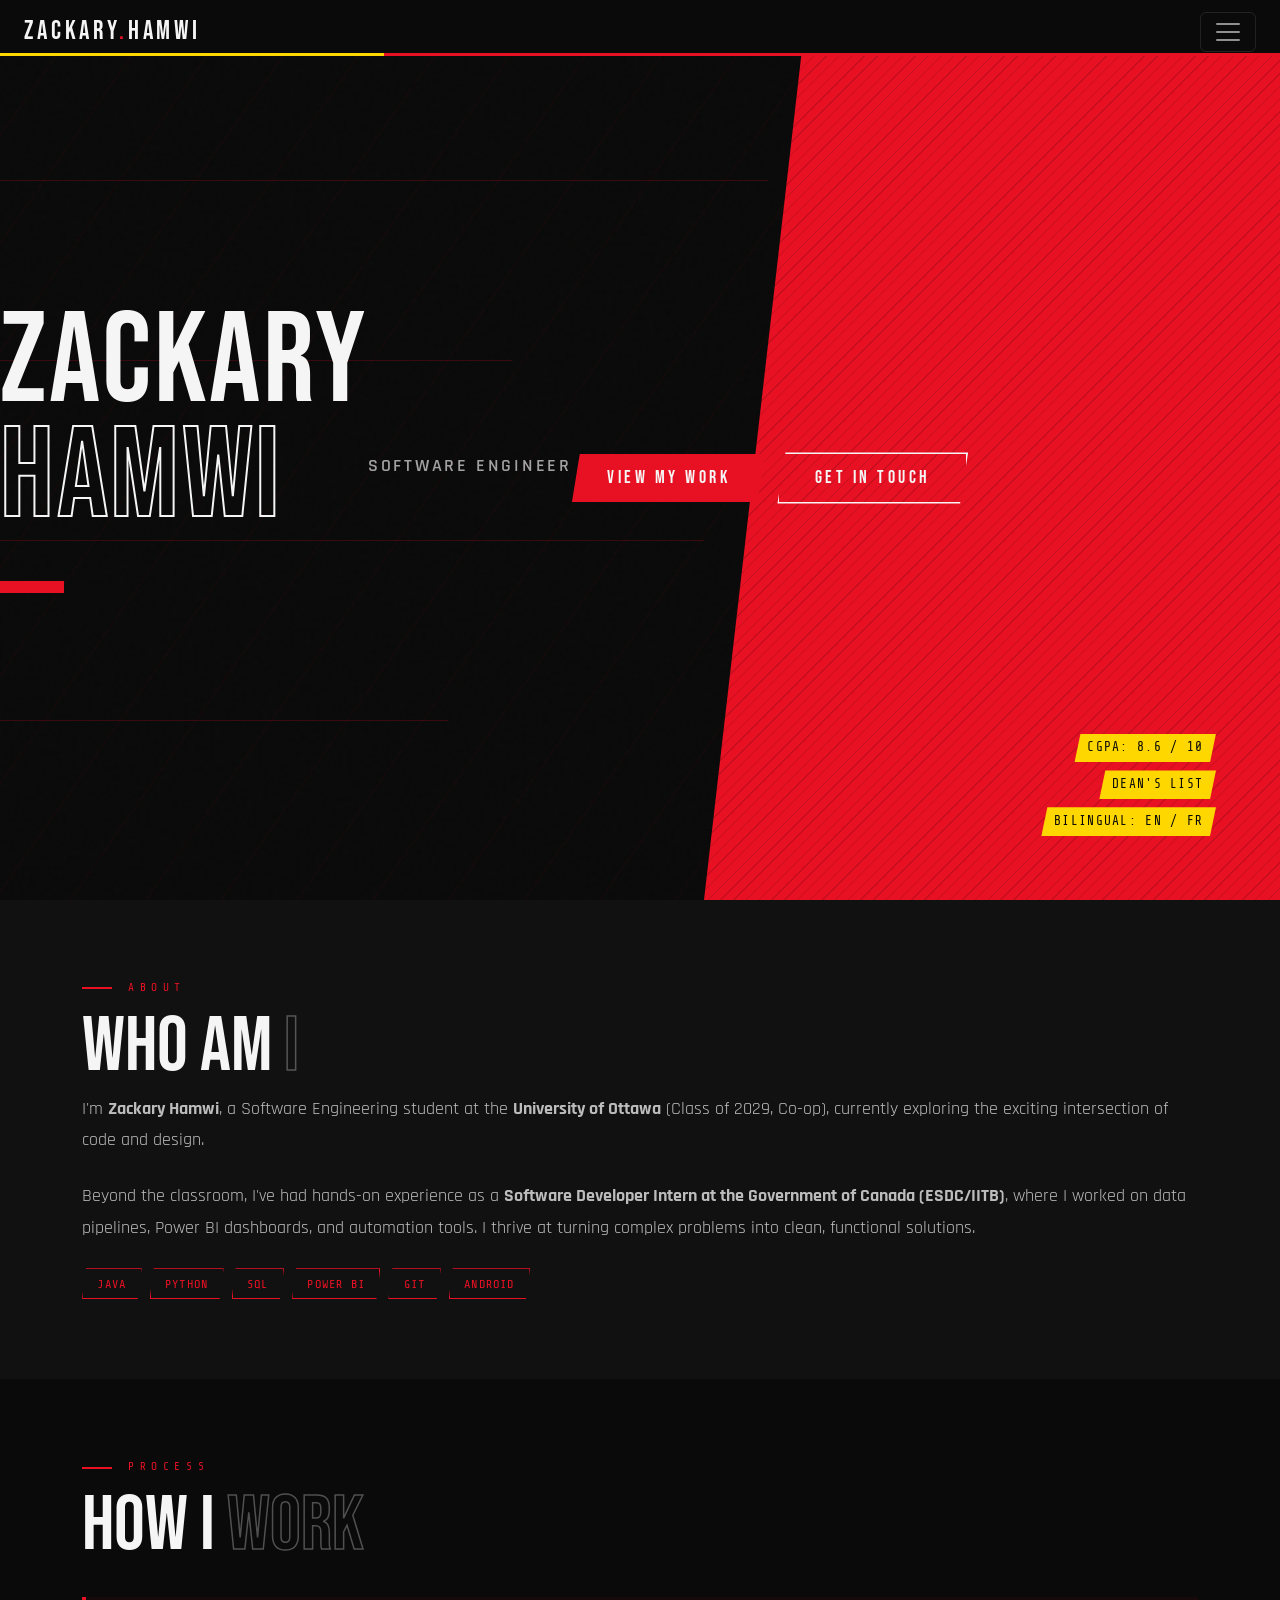
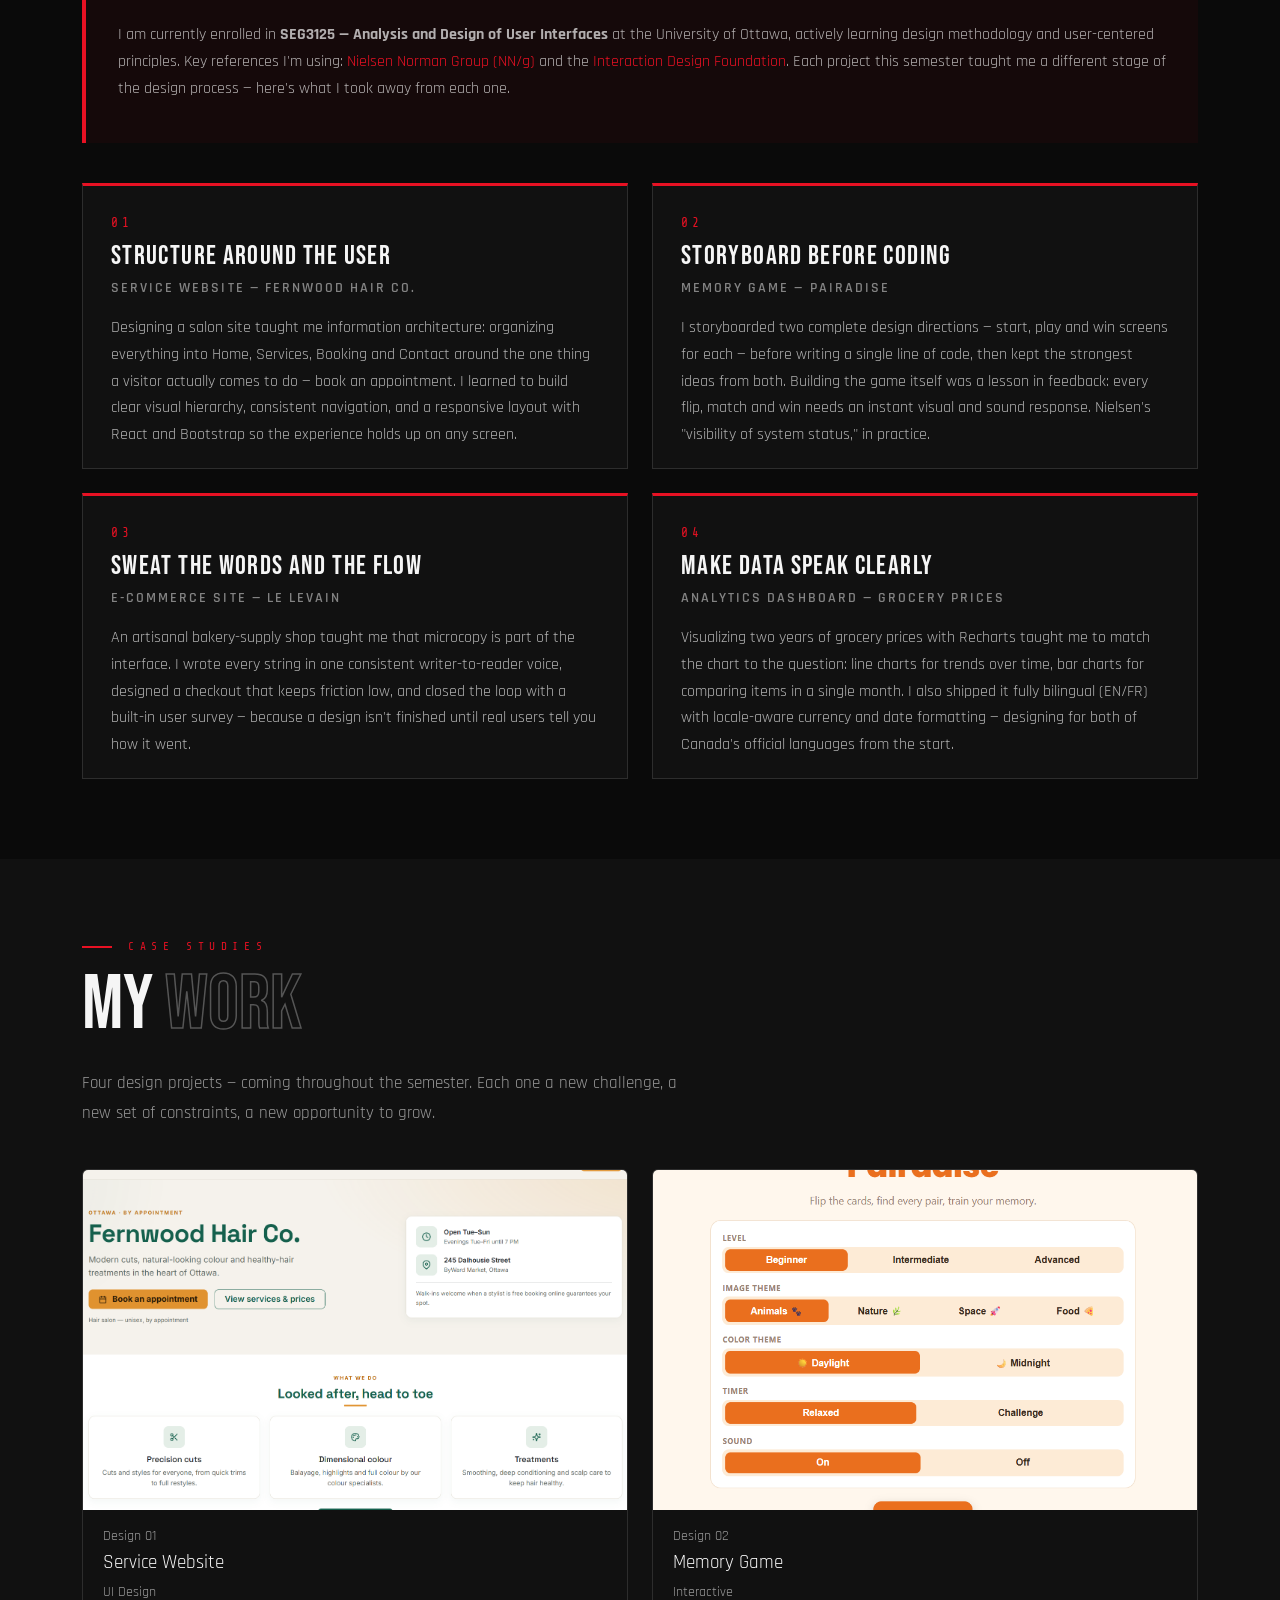
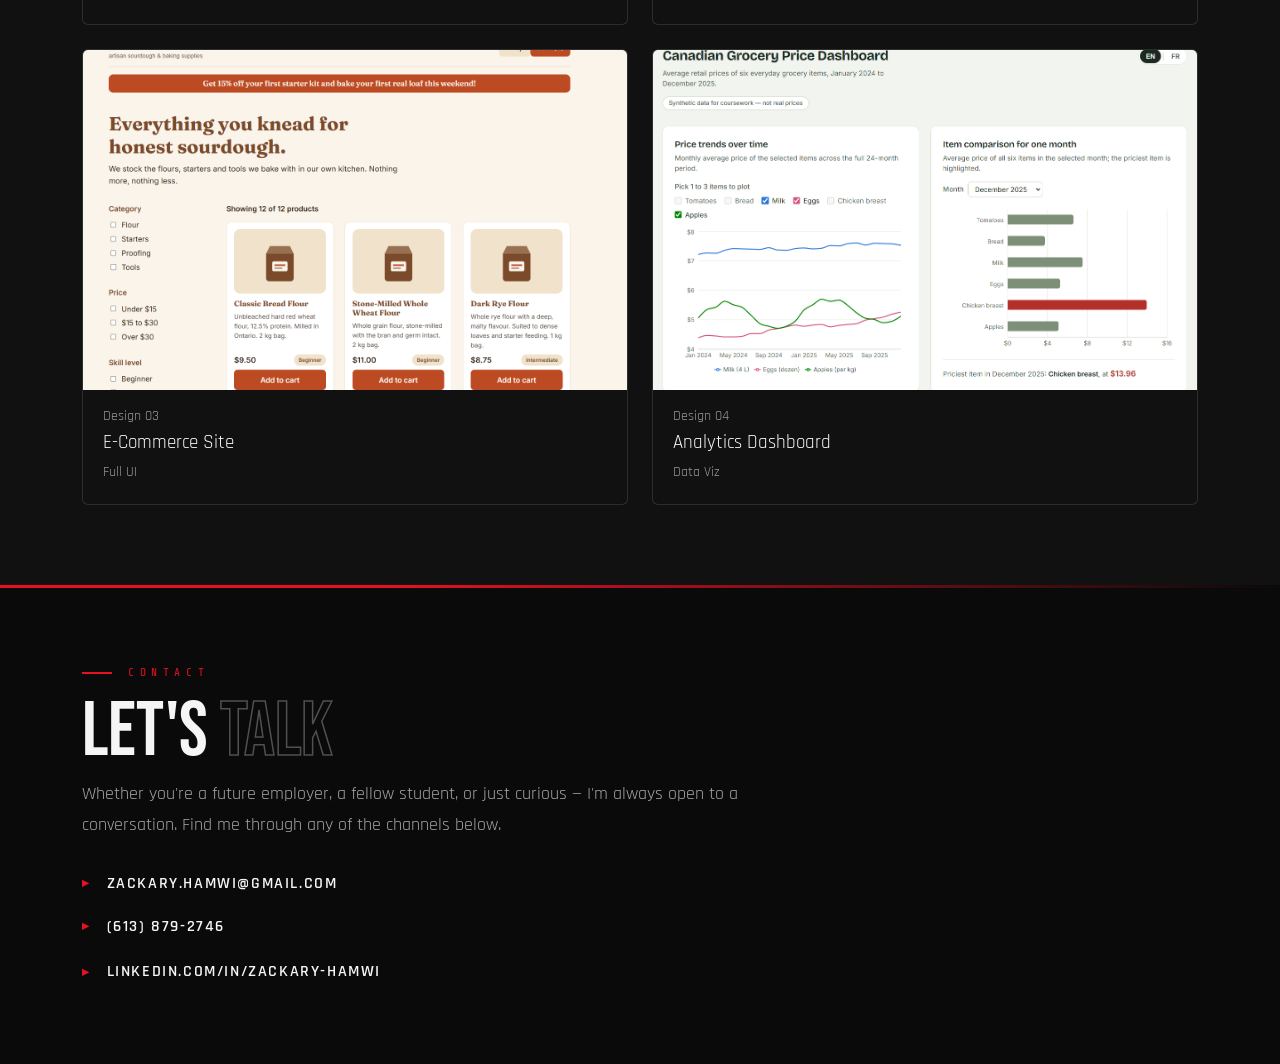
<file: index.html>
<!DOCTYPE html>
<html lang="en">
<head>
  <meta charset="UTF-8" />
  <meta name="viewport" content="width=device-width, initial-scale=1.0" />
  <title>Zackary Hamwi Portfolio</title>

  <!-- Fonts -->
  <link href="https://fonts.googleapis.com/css2?family=Bebas+Neue&family=Rajdhani:wght@300;400;500;600;700&family=Share+Tech+Mono&display=swap" rel="stylesheet"/>
  <!-- Bootstrap 5 -->
  <link href="https://cdn.jsdelivr.net/npm/bootstrap@5.3.3/dist/css/bootstrap.min.css" rel="stylesheet"/>
  <!-- Custom styles -->
  <link rel="stylesheet" href="style.css"/>
</head>
<body>

  <!-- NAV -->
  <nav class="navbar navbar-dark fixed-top" id="mainNav">
    <div class="container-fluid px-4">
      <a class="navbar-brand nav-logo" href="#hero">ZACKARY<span>.</span>HAMWI</a>
      <button class="navbar-toggler" type="button" data-bs-toggle="collapse"
        data-bs-target="#navLinks" aria-controls="navLinks"
        aria-expanded="false" aria-label="Toggle navigation">
        <span class="navbar-toggler-icon"></span>
      </button>
      <div class="collapse navbar-collapse" id="navLinks">
        <ul class="navbar-nav ms-auto gap-lg-3">
          <li class="nav-item"><a class="nav-link" href="#about">About</a></li>
          <li class="nav-item"><a class="nav-link" href="#work">Process</a></li>
          <li class="nav-item"><a class="nav-link" href="#cases">Work</a></li>
          <li class="nav-item"><a class="nav-link" href="#contact">Contact</a></li>
        </ul>
      </div>
    </div>
  </nav>

  <!-- HERO -->
  <section id="hero">
    <div class="hero-bg"></div>
    <div class="hero-lines">
      <div class="hline"></div>
      <div class="hline"></div>
      <div class="hline"></div>
      <div class="hline"></div>
    </div>
    <div class="hero-diagonal"></div>
    <div class="hero-name">
      <div>ZACKARY</div>
      <div class="stroke-text">HAMWI</div>
      <div class="red">—</div>
    </div>
    <div class="hero-tagline">Software Engineer</div>
    <a href="#cases" class="btn-phantom">View My Work</a>
    <a href="#contact" class="btn-ghost">Get In Touch</a>
    <div class="hero-stats">
      <div class="stat-item">CGPA: 8.6 / 10</div>
      <div class="stat-item">DEAN'S LIST</div>
      <div class="stat-item">BILINGUAL: EN / FR</div>
    </div>
  </section>

  <!-- ABOUT -->
  <section id="about">
    <div class="container section-pad">
      <div class="section-label">About</div>
      <h2 class="section-title">WHO AM <span class="outline">I</span></h2>
      <div class="about-text">
        <p>
          I'm <strong>Zackary Hamwi</strong>, a Software Engineering student at the
          <strong>University of Ottawa</strong> (Class of 2029, Co-op), currently exploring
          the exciting intersection of code and design.
        </p>
        <p>
          Beyond the classroom, I've had hands-on experience as a
          <strong>Software Developer Intern at the Government of Canada (ESDC/IITB)</strong>,
          where I worked on data pipelines, Power BI dashboards, and automation tools.
          I thrive at turning complex problems into clean, functional solutions.
        </p>
        <div class="skill-tags">
          <span class="skill-tag">Java</span>
          <span class="skill-tag">Python</span>
          <span class="skill-tag">SQL</span>
          <span class="skill-tag">Power BI</span>
          <span class="skill-tag">Git</span>
          <span class="skill-tag">Android</span>
        </div>
      </div>
    </div>
  </section>

  <!-- HOW I WORK -->
  <section id="work">
    <div class="container section-pad">
      <div class="section-label">Process</div>
      <h2 class="section-title">HOW I <span class="outline">WORK</span></h2>
      <div class="work-text">
        <p>
          I am currently enrolled in <strong>SEG3125 — Analysis and Design of User Interfaces</strong>
          at the University of Ottawa, actively learning design methodology and user-centered principles.
          Key references I'm using:
          <a href="https://www.nngroup.com" target="_blank">Nielsen Norman Group (NN/g)</a> and the
          <a href="https://www.interaction-design.org" target="_blank">Interaction Design Foundation</a>.
          Each project this semester taught me a different stage of the design process — here's what I took
          away from each one.
        </p>
      </div>

      <div class="row g-4 mt-3">

        <div class="col-md-6">
          <div class="process-card">
            <div class="process-num">01</div>
            <h3 class="process-title">Structure Around the User</h3>
            <div class="process-project">Service Website — Fernwood Hair Co.</div>
            <p>
              Designing a salon site taught me information architecture: organizing everything into
              Home, Services, Booking and Contact around the one thing a visitor actually comes to do —
              book an appointment. I learned to build clear visual hierarchy, consistent navigation,
              and a responsive layout with React and Bootstrap so the experience holds up on any screen.
            </p>
          </div>
        </div>

        <div class="col-md-6">
          <div class="process-card">
            <div class="process-num">02</div>
            <h3 class="process-title">Storyboard Before Coding</h3>
            <div class="process-project">Memory Game — Pairadise</div>
            <p>
              I storyboarded two complete design directions — start, play and win screens for each —
              before writing a single line of code, then kept the strongest ideas from both. Building
              the game itself was a lesson in feedback: every flip, match and win needs an instant
              visual and sound response. Nielsen's "visibility of system status," in practice.
            </p>
          </div>
        </div>

        <div class="col-md-6">
          <div class="process-card">
            <div class="process-num">03</div>
            <h3 class="process-title">Sweat the Words and the Flow</h3>
            <div class="process-project">E-Commerce Site — Le Levain</div>
            <p>
              An artisanal bakery-supply shop taught me that microcopy is part of the interface. I wrote
              every string in one consistent writer-to-reader voice, designed a checkout that keeps
              friction low, and closed the loop with a built-in user survey — because a design isn't
              finished until real users tell you how it went.
            </p>
          </div>
        </div>

        <div class="col-md-6">
          <div class="process-card">
            <div class="process-num">04</div>
            <h3 class="process-title">Make Data Speak Clearly</h3>
            <div class="process-project">Analytics Dashboard — Grocery Prices</div>
            <p>
              Visualizing two years of grocery prices with Recharts taught me to match the chart to the
              question: line charts for trends over time, bar charts for comparing items in a single
              month. I also shipped it fully bilingual (EN/FR) with locale-aware currency and date
              formatting — designing for both of Canada's official languages from the start.
            </p>
          </div>
        </div>

      </div>
    </div>
  </section>

  <!-- CASE STUDIES -->
  <section id="cases">
    <div class="container section-pad">
      <div class="section-label">Case Studies</div>
      <h2 class="section-title">MY <span class="outline">WORK</span></h2>
      <p class="cases-intro">
        Four design projects — coming throughout the semester. Each one a new challenge,
        a new set of constraints, a new opportunity to grow.
      </p>

      <div class="row g-4 mt-2">

        <div class="col-sm-6">
          <button class="case-card" type="button" data-target="https://zackary06.github.io/SEG-3125-Assignment-2/">
            <div class="case-media">
              <img src="Assignment2.png" alt="Service website preview" />
            </div>
            <div class="case-body">
              <span class="case-num">Design 01</span>
              <div class="case-title">Service Website</div>
              <span class="case-tag">UI Design</span>
            </div>
          </button>
        </div>

        <div class="col-sm-6">
          <button class="case-card" type="button" data-target="https://zackary06.github.io/SEG-3125-Assignment-3/">
            <div class="case-media">
              <img src="Assignment3.png" alt="Memory game preview" />
            </div>
            <div class="case-body">
              <span class="case-num">Design 02</span>
              <div class="case-title">Memory Game</div>
              <span class="case-tag">Interactive</span>
            </div>
          </button>
        </div>

        <div class="col-sm-6">
          <button class="case-card" type="button" data-target="https://zackary06.github.io/SEG3125-Assignment-4/">
            <div class="case-media">
              <img src="Assignment4.png" alt="E-commerce preview" />
            </div>
            <div class="case-body">
              <span class="case-num">Design 03</span>
              <div class="case-title">E-Commerce Site</div>
              <span class="case-tag">Full UI</span>
            </div>
          </button>
        </div>

        <div class="col-sm-6">
          <button class="case-card" type="button" data-target="https://zackary06.github.io/SEG3125-Assignment-5/">
            <div class="case-media">
              <img src="Assignment5.png" alt="Analytics dashboard preview" />
            </div>
            <div class="case-body">
              <span class="case-num">Design 04</span>
              <div class="case-title">Analytics Dashboard</div>
              <span class="case-tag">Data Viz</span>
            </div>
          </button>
        </div>

      </div>
    </div>
  </section>

  <!-- CONTACT -->
  <section id="contact">
    <div class="container section-pad">
      <div class="section-label">Contact</div>
      <div class="row">
        <div class="col-md-8">
          <h2 class="section-title">LET'S <span class="outline">TALK</span></h2>
          <p class="contact-text">
            Whether you're a future employer, a fellow student, or just curious —
            I'm always open to a conversation. Find me through any of the channels below.
          </p>
          <div class="contact-links">
            <h3 class="contact-link">Zackary.hamwi@gmail.com</h3>
            <h3 class="contact-link">(613) 879-2746</h3>
            <a href="https://www.linkedin.com/in/zackary-hamwi" target="_blank" class="contact-link">linkedin.com/in/zackary-hamwi</a>
          </div>
        </div>
      </div>
    </div>
  </section>

  <!-- Bootstrap JS -->
  <script src="https://cdn.jsdelivr.net/npm/bootstrap@5.3.3/dist/js/bootstrap.bundle.min.js"></script>
  <script src="main.js" defer></script>
</body>
</html>
</file>
<file: style.css>
/* VARIABLES */
:root {
  --red: #E81123;
  --black: #0a0a0a;
  --off-black: #111111;
  --white: #f5f5f5;
  --yellow: #FFD700;
}

/* BASE */
body {
  background: var(--black);
  color: var(--white);
  font-family: 'Rajdhani', sans-serif;
  overflow-x: hidden;
}
body::before {
  content: '';
  position: fixed; inset: 0;
  background-image: url("data:image/svg+xml,%3Csvg viewBox='0 0 200 200' xmlns='http://www.w3.org/2000/svg'%3E%3Cfilter id='n'%3E%3CfeTurbulence type='fractalNoise' baseFrequency='0.85' numOctaves='4' stitchTiles='stitch'/%3E%3C/filter%3E%3Crect width='100%25' height='100%25' filter='url(%23n)' opacity='0.04'/%3E%3C/svg%3E");
  pointer-events: none; z-index: 0; opacity: 0.4;
}

/* NAV */
#mainNav {
  background: var(--black) !important;
  border-bottom: 3px solid var(--red);
  height: 56px;
}
#mainNav::after {
  content: '';
  position: absolute; bottom: -3px; left: 0; width: 0; height: 3px;
  background: var(--yellow);
  animation: navLine 2s 0.5s ease forwards;
}
@keyframes navLine { to { width: 30%; } }

.nav-logo {
  font-family: 'Bebas Neue', sans-serif;
  font-size: 1.6rem; letter-spacing: 0.15em;
  color: var(--white) !important;
}
.nav-logo span { color: var(--red); }

.navbar-nav .nav-link {
  font-family: 'Rajdhani', sans-serif;
  font-weight: 700; font-size: 0.85rem; letter-spacing: 0.2em;
  color: var(--white) !important; text-transform: uppercase;
  position: relative;
}
.navbar-nav .nav-link::after {
  content: ''; position: absolute; bottom: -4px; left: 0;
  width: 0; height: 2px; background: var(--red);
  transition: width 0.25s;
}
.navbar-nav .nav-link:hover { color: var(--red) !important; }
.navbar-nav .nav-link:hover::after { width: 100%; }

/* HERO */
#hero {
  min-height: 100vh;
  display: flex; align-items: center;
  position: relative; overflow: hidden;
  padding-top: 56px;
}
.hero-bg {
  position: absolute; inset: 0;
  background: repeating-linear-gradient(
    -55deg, transparent, transparent 60px,
    rgba(232,17,35,0.03) 60px, rgba(232,17,35,0.03) 62px
  );
}
.hero-diagonal {
  position: absolute; top: 0; right: 0; bottom: 0; width: 45%;
  background: var(--red);
  clip-path: polygon(18% 0, 100% 0, 100% 100%, 0% 100%);
  z-index: 0;
}
.hero-diagonal::before {
  content: ''; position: absolute; inset: 0;
  background: repeating-linear-gradient(
    -45deg, transparent, transparent 8px,
    rgba(0,0,0,0.15) 8px, rgba(0,0,0,0.15) 9px
  );
}
.hero-lines { position: absolute; inset: 0; z-index: 0; overflow: hidden; }
.hline {
  position: absolute; left: 0; height: 1px;
  background: rgba(232,17,35,0.2);
  animation: slideLine 4s ease-in-out infinite alternate;
}
.hline:nth-child(1) { top: 20%; width: 60%; }
.hline:nth-child(2) { top: 40%; width: 40%; animation-delay: 0.5s; }
.hline:nth-child(3) { top: 60%; width: 55%; animation-delay: 1s; }
.hline:nth-child(4) { top: 80%; width: 35%; animation-delay: 1.5s; }
@keyframes slideLine { from { transform: scaleX(0.3); } to { transform: scaleX(1); } }

.hero-name {
  font-family: 'Bebas Neue', sans-serif;
  font-size: clamp(4.5rem, 10vw, 9rem);
  line-height: 0.9; letter-spacing: 0.02em;
  color: var(--white); position: relative; z-index: 1;
}
.hero-name .stroke-text { -webkit-text-stroke: 2px var(--white); color: transparent; }
.hero-name .red { color: var(--red); -webkit-text-stroke: 0; }

.hero-tagline {
  font-family: 'Rajdhani', sans-serif;
  font-weight: 600; font-size: 1.15rem; letter-spacing: 0.15em; text-transform: uppercase;
  color: rgba(245,245,245,0.65);
  margin-top: 1rem; margin-bottom: 2.5rem;
  position: relative; z-index: 1;
}
.btn-phantom {
  font-family: 'Bebas Neue', sans-serif;
  font-size: 1.1rem; letter-spacing: 0.2em; padding: 0.7rem 2.2rem;
  background: var(--red); color: var(--white); border: none; text-decoration: none;
  clip-path: polygon(8px 0, 100% 0, calc(100% - 8px) 100%, 0 100%);
  transition: background 0.2s, transform 0.15s;
  display: inline-block; position: relative; z-index: 1; margin-right: 0.75rem;
}
.btn-phantom:hover { background: #ff1a30; transform: translateX(4px); color: var(--white); }
.btn-ghost {
  font-family: 'Bebas Neue', sans-serif;
  font-size: 1.1rem; letter-spacing: 0.2em; padding: 0.65rem 2.2rem;
  background: transparent; color: var(--white); border: 2px solid var(--white); text-decoration: none;
  clip-path: polygon(8px 0, 100% 0, calc(100% - 8px) 100%, 0 100%);
  transition: background 0.2s, color 0.2s;
  display: inline-block; position: relative; z-index: 1;
}
.btn-ghost:hover { background: var(--white); color: var(--black); }

.hero-stats {
  position: absolute; right: 4rem; bottom: 4rem; z-index: 3;
  display: flex; flex-direction: column; gap: 0.5rem; align-items: flex-end;
}
.stat-item {
  font-family: 'Share Tech Mono', monospace; font-size: 0.8rem;
  color: var(--black); background: var(--yellow); padding: 0.3rem 0.8rem;
  clip-path: polygon(6px 0, 100% 0, calc(100% - 6px) 100%, 0 100%); letter-spacing: 0.1em;
}

/* SECTIONS */
section { position: relative; z-index: 1; }
.section-pad { padding-top: 5rem; padding-bottom: 5rem; }

#about   { background: var(--off-black); }
#work    { background: var(--black); }
#cases   { background: var(--off-black); }
#contact { background: var(--black); }

#contact::before {
  content: ''; position: absolute; top: 0; left: 0; right: 0; height: 3px;
  background: linear-gradient(to right, var(--red) 30%, transparent);
}
.section-label {
  font-family: 'Share Tech Mono', monospace; font-size: 0.7rem;
  letter-spacing: 0.5em; color: var(--red); text-transform: uppercase;
  display: flex; align-items: center; gap: 1rem; margin-bottom: 0.75rem;
}
.section-label::before { content: ''; width: 30px; height: 2px; background: var(--red); }
.section-title {
  font-family: 'Bebas Neue', sans-serif;
  font-size: clamp(3rem, 6vw, 5.5rem); line-height: 1; color: var(--white);
}
.section-title .outline { -webkit-text-stroke: 1.5px rgba(245,245,245,0.3); color: transparent; }

/* ABOUT */
.about-text p { font-size: 1.1rem; line-height: 1.8; color: rgba(245,245,245,0.75); margin-bottom: 1.5rem; }
.skill-tags { display: flex; flex-wrap: wrap; gap: 0.5rem; margin-top: 1.5rem; }
.skill-tag {
  font-family: 'Share Tech Mono', monospace; font-size: 0.75rem; letter-spacing: 0.1em;
  padding: 0.35rem 0.9rem; background: transparent; color: var(--red); border: 1px solid var(--red);
  clip-path: polygon(4px 0, 100% 0, calc(100% - 4px) 100%, 0 100%); text-transform: uppercase;
}

/* WORK */
.work-text {
  margin-top: 2rem; padding: 1.5rem 2rem;
  border-left: 4px solid var(--red); background: rgba(232,17,35,0.05);
}
.work-text p { font-size: 1rem; line-height: 1.7; color: rgba(245,245,245,0.7); }
.work-text a { color: var(--red); text-decoration: none; }
.work-text a:hover { text-decoration: underline; }

.process-card {
  height: 100%;
  padding: 1.75rem 1.75rem 1.25rem;
  background: var(--off-black);
  border: 1px solid rgba(245,245,245,0.12);
  border-top: 3px solid var(--red);
  position: relative;
  transition: transform 0.2s, border-color 0.2s;
}
.process-card:hover { transform: translateY(-4px); border-color: rgba(232,17,35,0.5); }
.process-num {
  font-family: 'Share Tech Mono', monospace;
  font-size: 0.8rem; letter-spacing: 0.3em; color: var(--red);
  margin-bottom: 0.6rem;
}
.process-title {
  font-family: 'Bebas Neue', sans-serif;
  font-size: 1.7rem; letter-spacing: 0.05em; line-height: 1.1;
  color: var(--white); margin-bottom: 0.35rem;
}
.process-project {
  font-family: 'Rajdhani', sans-serif;
  font-weight: 600; font-size: 0.85rem; letter-spacing: 0.15em; text-transform: uppercase;
  color: rgba(245,245,245,0.5); margin-bottom: 1rem;
}
.process-card p { font-size: 0.98rem; line-height: 1.7; color: rgba(245,245,245,0.7); margin-bottom: 0; }

/* CASES */
.cases-intro { max-width: 600px; margin-top: 1.5rem; font-size: 1.05rem; line-height: 1.8; color: rgba(245,245,245,0.6); }
.case-card {
  background: var(--off-black); border: 1px solid rgba(245,245,245,0.12);
  border-radius: 6px; overflow: hidden;
  display: flex; flex-direction: column;
  padding: 0; text-align: left; color: inherit; font: inherit; cursor: pointer; width: 100%;
}
.case-card:focus-visible { outline: 2px solid var(--red); outline-offset: 2px; }
.case-media { aspect-ratio: 16/10; background: #181818; overflow: hidden; }
.case-media img { width: 100%; height: 100%; object-fit: cover; display: block; }
.case-body { padding: 1rem 1.25rem 1.25rem; }
.case-num { font-family: 'Rajdhani', sans-serif; font-size: 0.85rem; color: rgba(245,245,245,0.6); display: block; margin-bottom: 0.3rem; }
.case-title { font-family: 'Rajdhani', sans-serif; font-size: 1.2rem; color: var(--white); line-height: 1.2; }
.case-tag { display: inline-block; margin-top: 0.5rem; font-family: 'Rajdhani', sans-serif; font-size: 0.85rem; color: rgba(245,245,245,0.6); }

/* CONTACT */
.contact-text { font-size: 1.1rem; line-height: 1.8; color: rgba(245,245,245,0.65); }
.contact-links { display: flex; flex-direction: column; gap: 1rem; margin-top: 2rem; }
.contact-link {
  display: flex; align-items: center; gap: 1rem;
  font-family: 'Rajdhani', sans-serif; font-weight: 600; font-size: 1rem;
  letter-spacing: 0.1em; text-transform: uppercase; color: var(--white); text-decoration: none;
  transition: color 0.2s, transform 0.2s;
}
.contact-link:hover { color: var(--red); transform: translateX(8px); }
.contact-link::before { content: '▸'; color: var(--red); font-size: 0.8rem; }

/* RESPONSIVE */
@media (max-width: 768px) {
  .section-pad { padding-top: 3rem; padding-bottom: 3rem; }
  .hero-diagonal { display: none; }
  .hero-stats { right: 1.5rem; bottom: 2rem; }
}
</file>
